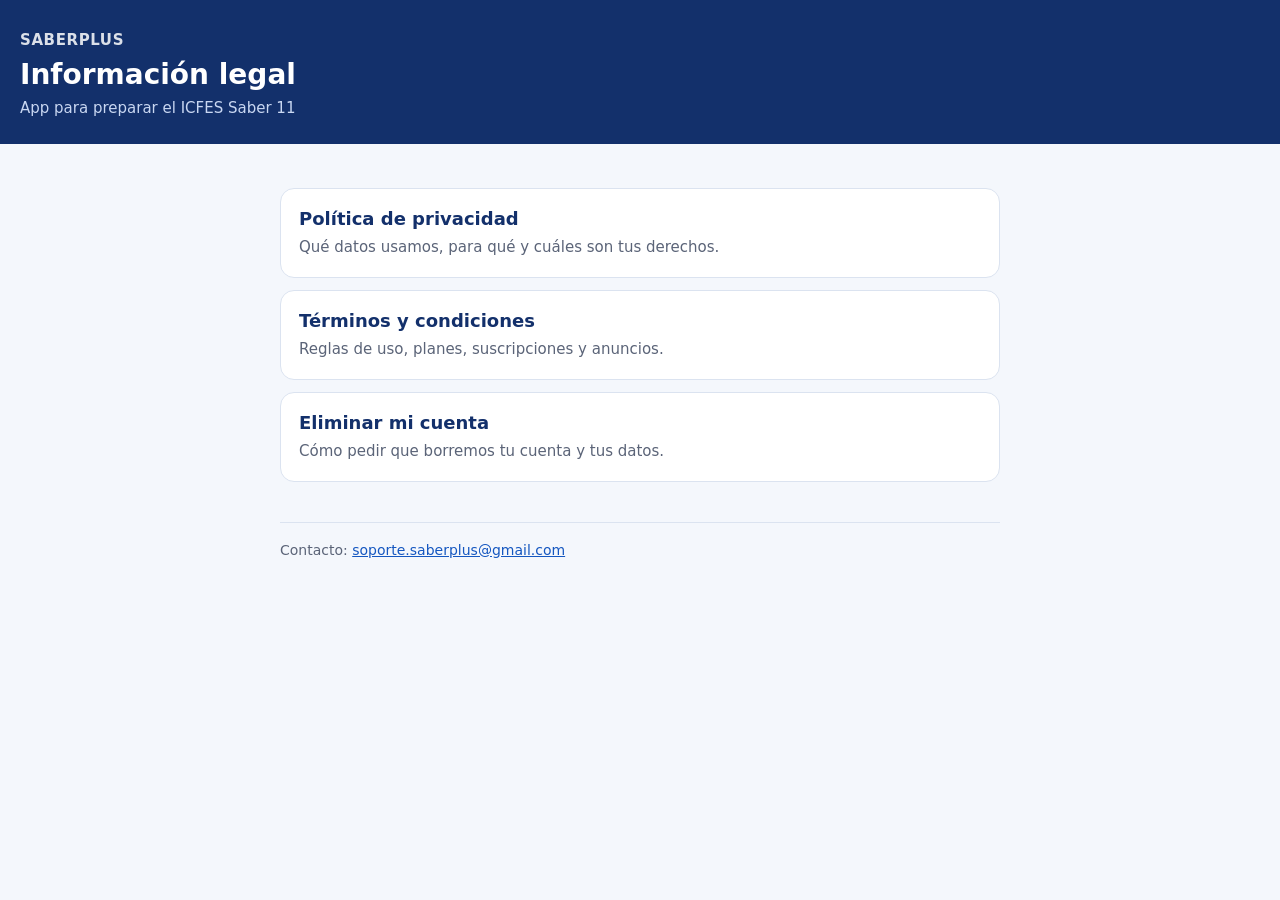
<file: legal/index.html>
<!doctype html>
<html lang="es">
<head>
<meta charset="utf-8">
<meta name="viewport" content="width=device-width, initial-scale=1">
<title>SaberPlus · Información legal</title>
<link rel="stylesheet" href="estilo.css">
</head>
<body>
<header>
  <div class="marca">SABERPLUS</div>
  <h1>Información legal</h1>
  <p>App para preparar el ICFES Saber 11</p>
</header>
<main>
  <div class="tarjetas">
    <a href="privacidad.html"><strong>Política de privacidad</strong><span>Qué datos usamos, para qué y cuáles son tus derechos.</span></a>
    <a href="terminos.html"><strong>Términos y condiciones</strong><span>Reglas de uso, planes, suscripciones y anuncios.</span></a>
    <a href="eliminar-cuenta.html"><strong>Eliminar mi cuenta</strong><span>Cómo pedir que borremos tu cuenta y tus datos.</span></a>
  </div>
  <footer>Contacto: <a href="mailto:soporte.saberplus@gmail.com">soporte.saberplus@gmail.com</a></footer>
</main>
</body>
</html>
</file>
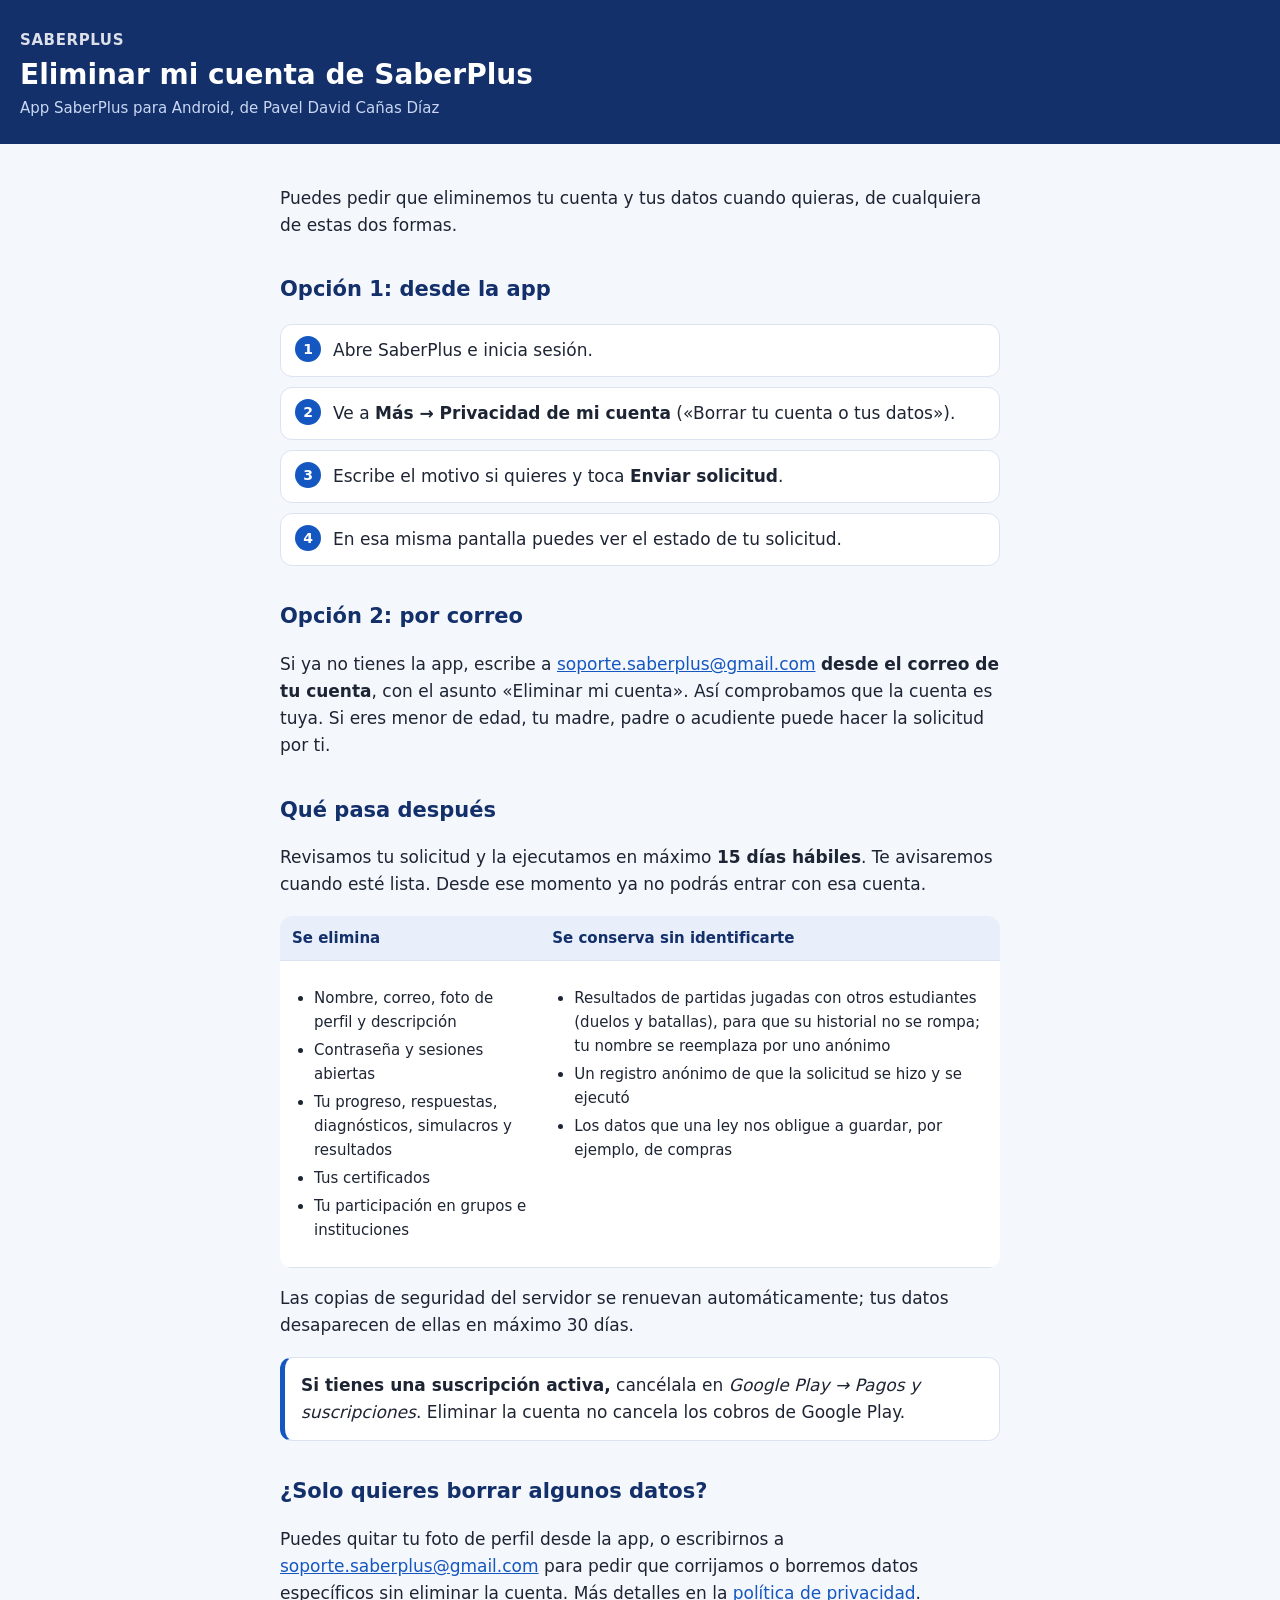
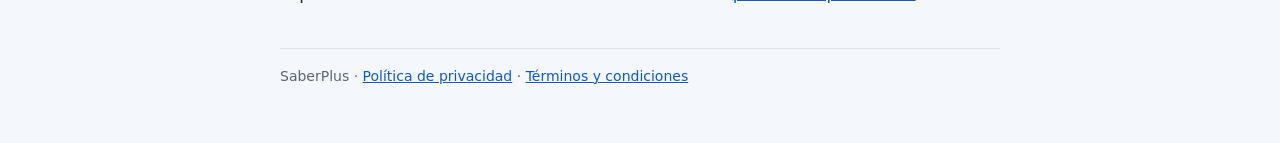
<file: legal/eliminar-cuenta.html>
<!doctype html>
<html lang="es">
<head>
<meta charset="utf-8">
<meta name="viewport" content="width=device-width, initial-scale=1">
<title>Eliminar mi cuenta · SaberPlus</title>
<link rel="stylesheet" href="estilo.css">
</head>
<body>
<header>
  <div class="marca">SABERPLUS</div>
  <h1>Eliminar mi cuenta de SaberPlus</h1>
  <p>App SaberPlus para Android, de Pavel David Cañas Díaz</p>
</header>
<main>

<p>Puedes pedir que eliminemos tu cuenta y tus datos cuando quieras, de cualquiera de estas dos formas.</p>

<h2>Opción 1: desde la app</h2>
<ol class="pasos">
  <li>Abre SaberPlus e inicia sesión.</li>
  <li>Ve a <strong>Más → Privacidad de mi cuenta</strong> («Borrar tu cuenta o tus datos»).</li>
  <li>Escribe el motivo si quieres y toca <strong>Enviar solicitud</strong>.</li>
  <li>En esa misma pantalla puedes ver el estado de tu solicitud.</li>
</ol>

<h2>Opción 2: por correo</h2>
<p>Si ya no tienes la app, escribe a <a href="mailto:soporte.saberplus@gmail.com">soporte.saberplus@gmail.com</a> <strong>desde el correo de tu cuenta</strong>, con el asunto «Eliminar mi cuenta». Así comprobamos que la cuenta es tuya. Si eres menor de edad, tu madre, padre o acudiente puede hacer la solicitud por ti.</p>

<h2>Qué pasa después</h2>
<p>Revisamos tu solicitud y la ejecutamos en máximo <strong>15 días hábiles</strong>. Te avisaremos cuando esté lista. Desde ese momento ya no podrás entrar con esa cuenta.</p>

<table>
  <tr><th>Se elimina</th><th>Se conserva sin identificarte</th></tr>
  <tr>
    <td>
      <ul>
        <li>Nombre, correo, foto de perfil y descripción</li>
        <li>Contraseña y sesiones abiertas</li>
        <li>Tu progreso, respuestas, diagnósticos, simulacros y resultados</li>
        <li>Tus certificados</li>
        <li>Tu participación en grupos e instituciones</li>
      </ul>
    </td>
    <td>
      <ul>
        <li>Resultados de partidas jugadas con otros estudiantes (duelos y batallas), para que su historial no se rompa; tu nombre se reemplaza por uno anónimo</li>
        <li>Un registro anónimo de que la solicitud se hizo y se ejecutó</li>
        <li>Los datos que una ley nos obligue a guardar, por ejemplo, de compras</li>
      </ul>
    </td>
  </tr>
</table>

<p>Las copias de seguridad del servidor se renuevan automáticamente; tus datos desaparecen de ellas en máximo 30 días.</p>

<div class="nota">
  <strong>Si tienes una suscripción activa,</strong> cancélala en <em>Google Play → Pagos y suscripciones</em>. Eliminar la cuenta no cancela los cobros de Google Play.
</div>

<h2>¿Solo quieres borrar algunos datos?</h2>
<p>Puedes quitar tu foto de perfil desde la app, o escribirnos a <a href="mailto:soporte.saberplus@gmail.com">soporte.saberplus@gmail.com</a> para pedir que corrijamos o borremos datos específicos sin eliminar la cuenta. Más detalles en la <a href="privacidad.html">política de privacidad</a>.</p>

<footer>
  SaberPlus · <a href="privacidad.html">Política de privacidad</a> · <a href="terminos.html">Términos y condiciones</a>
</footer>
</main>
</body>
</html>
</file>
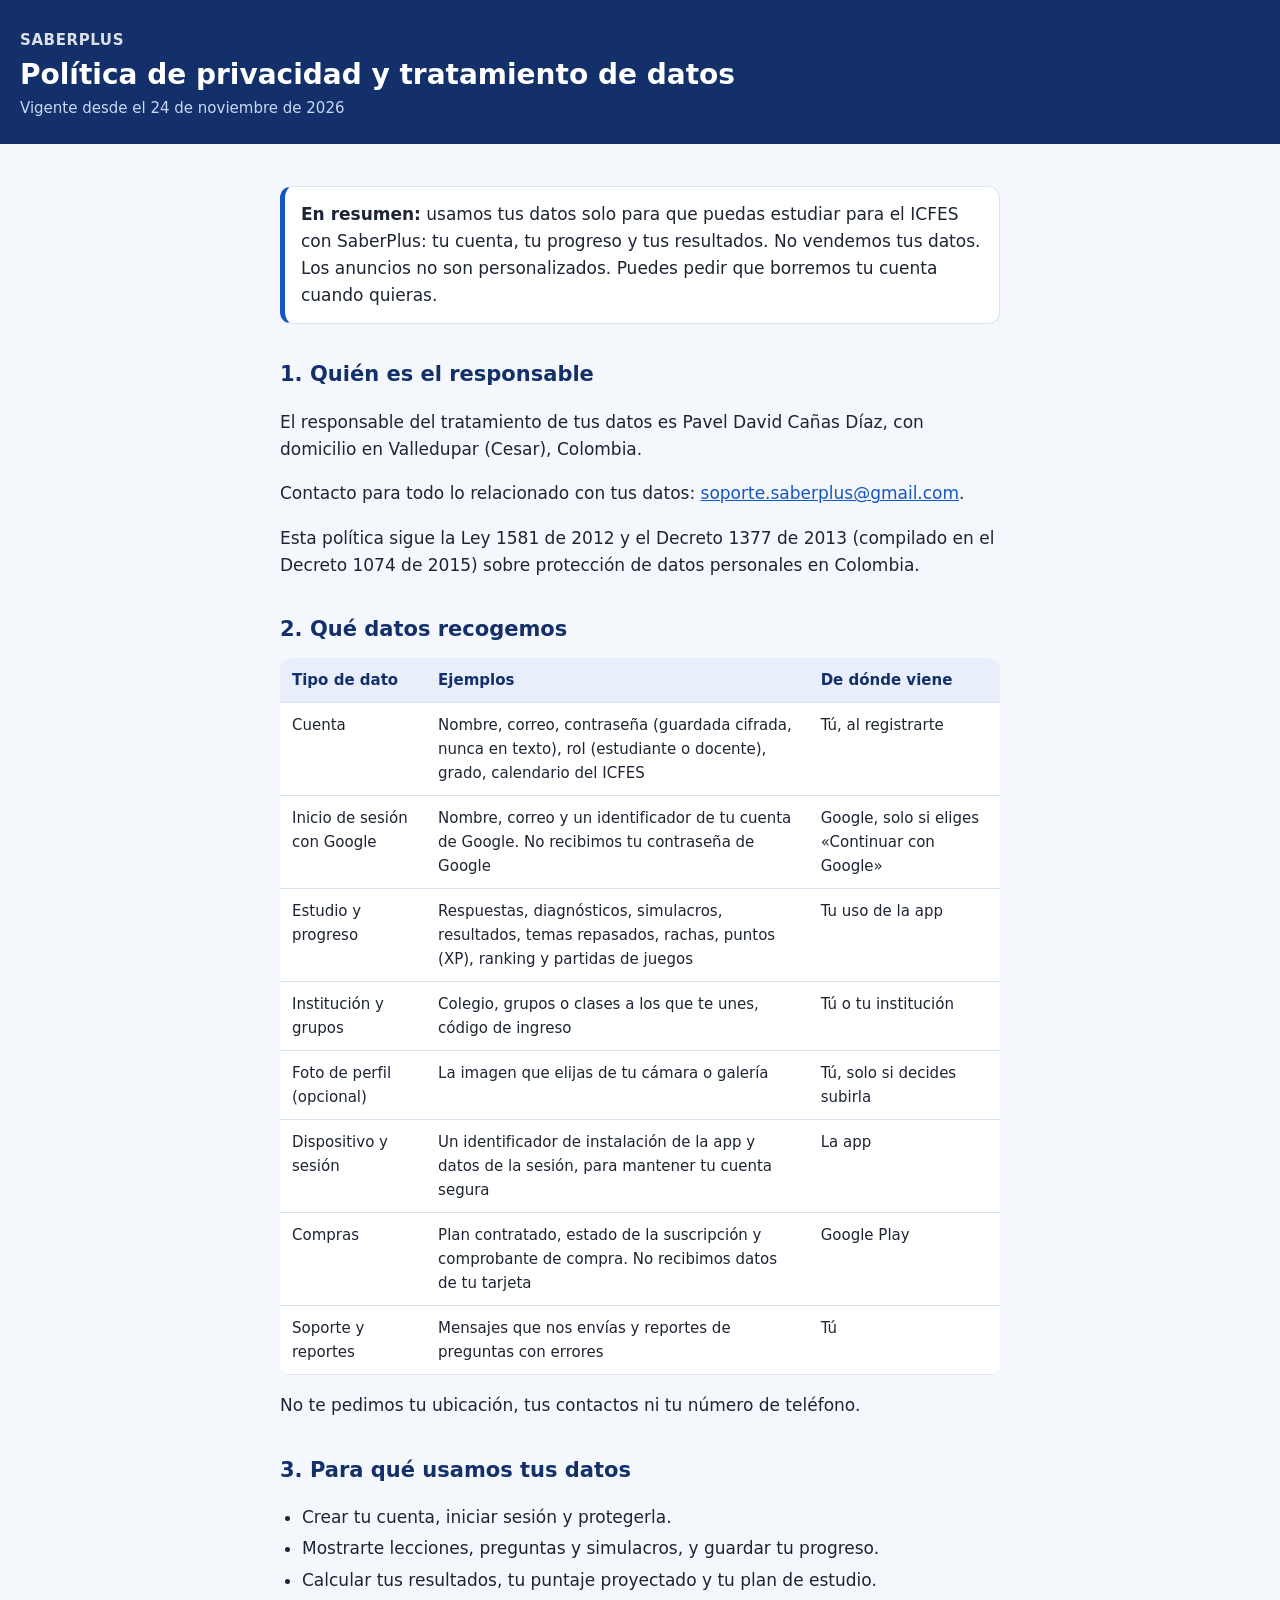
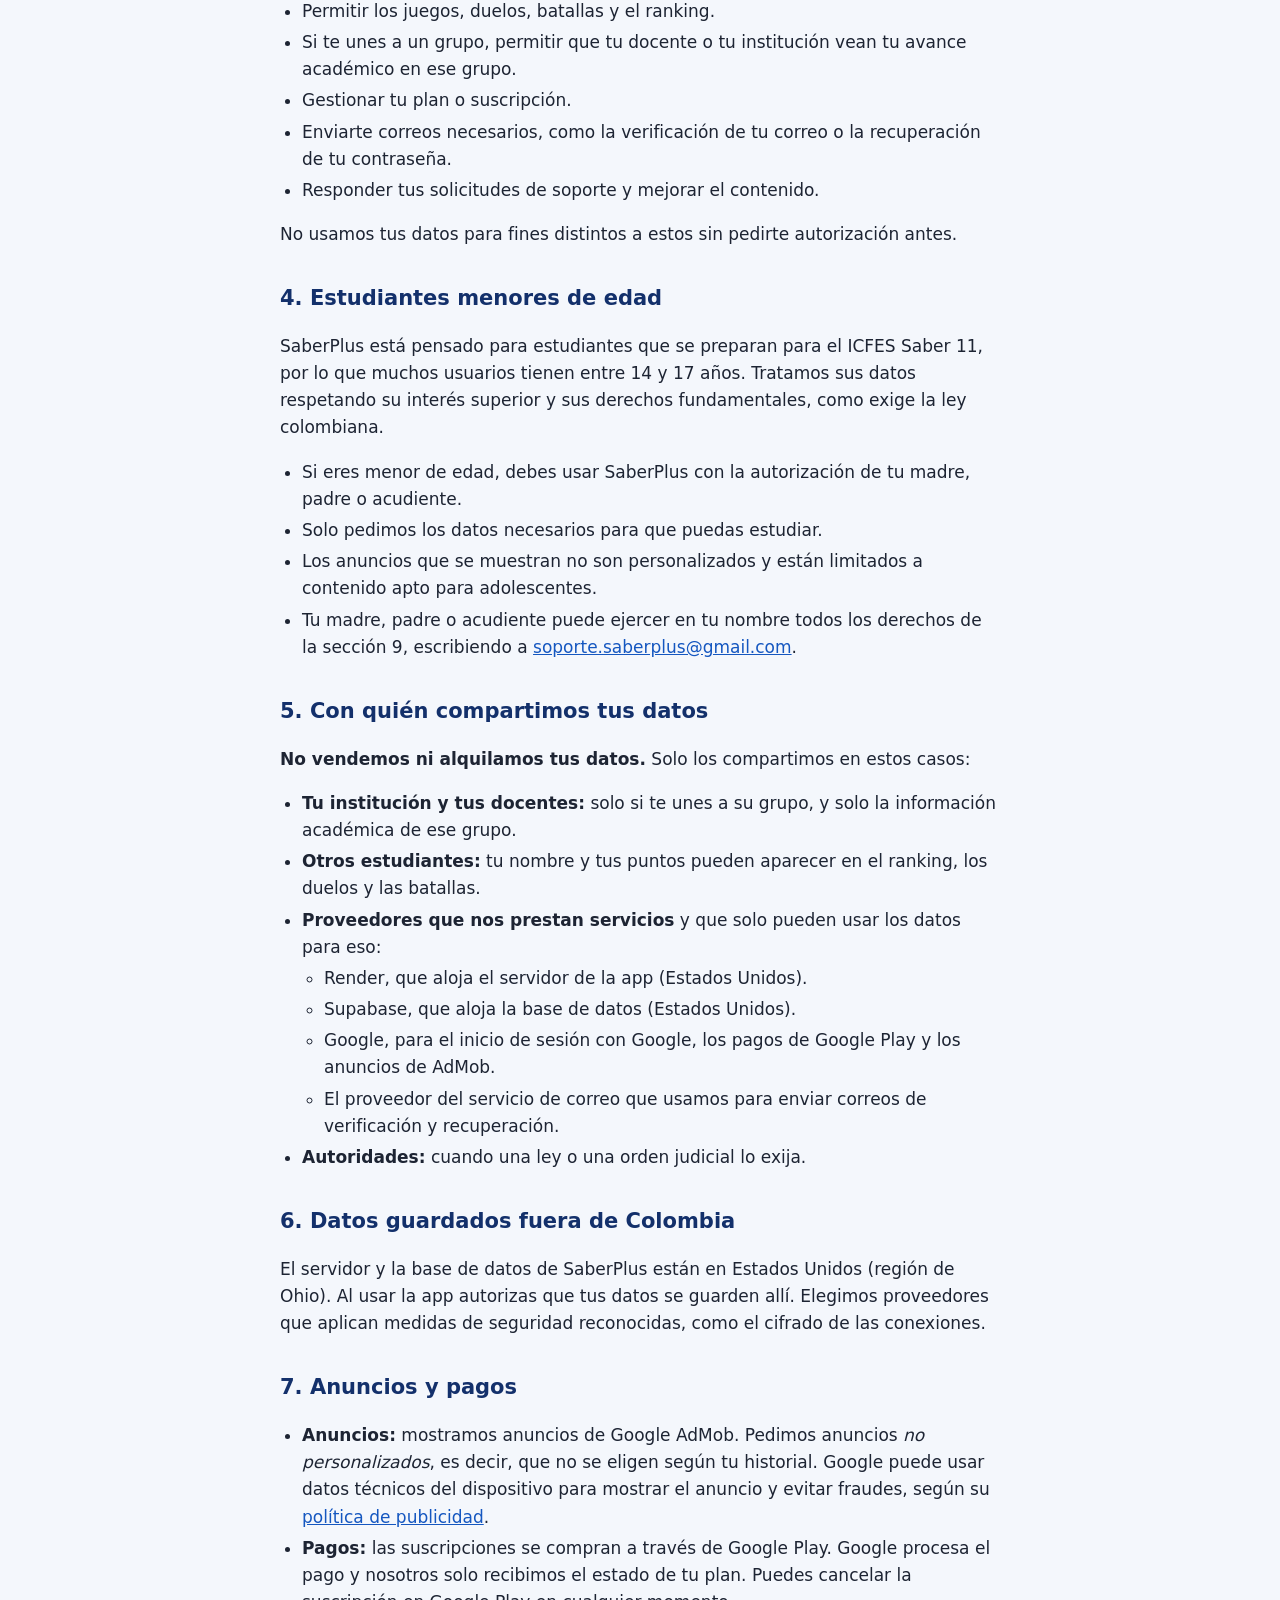
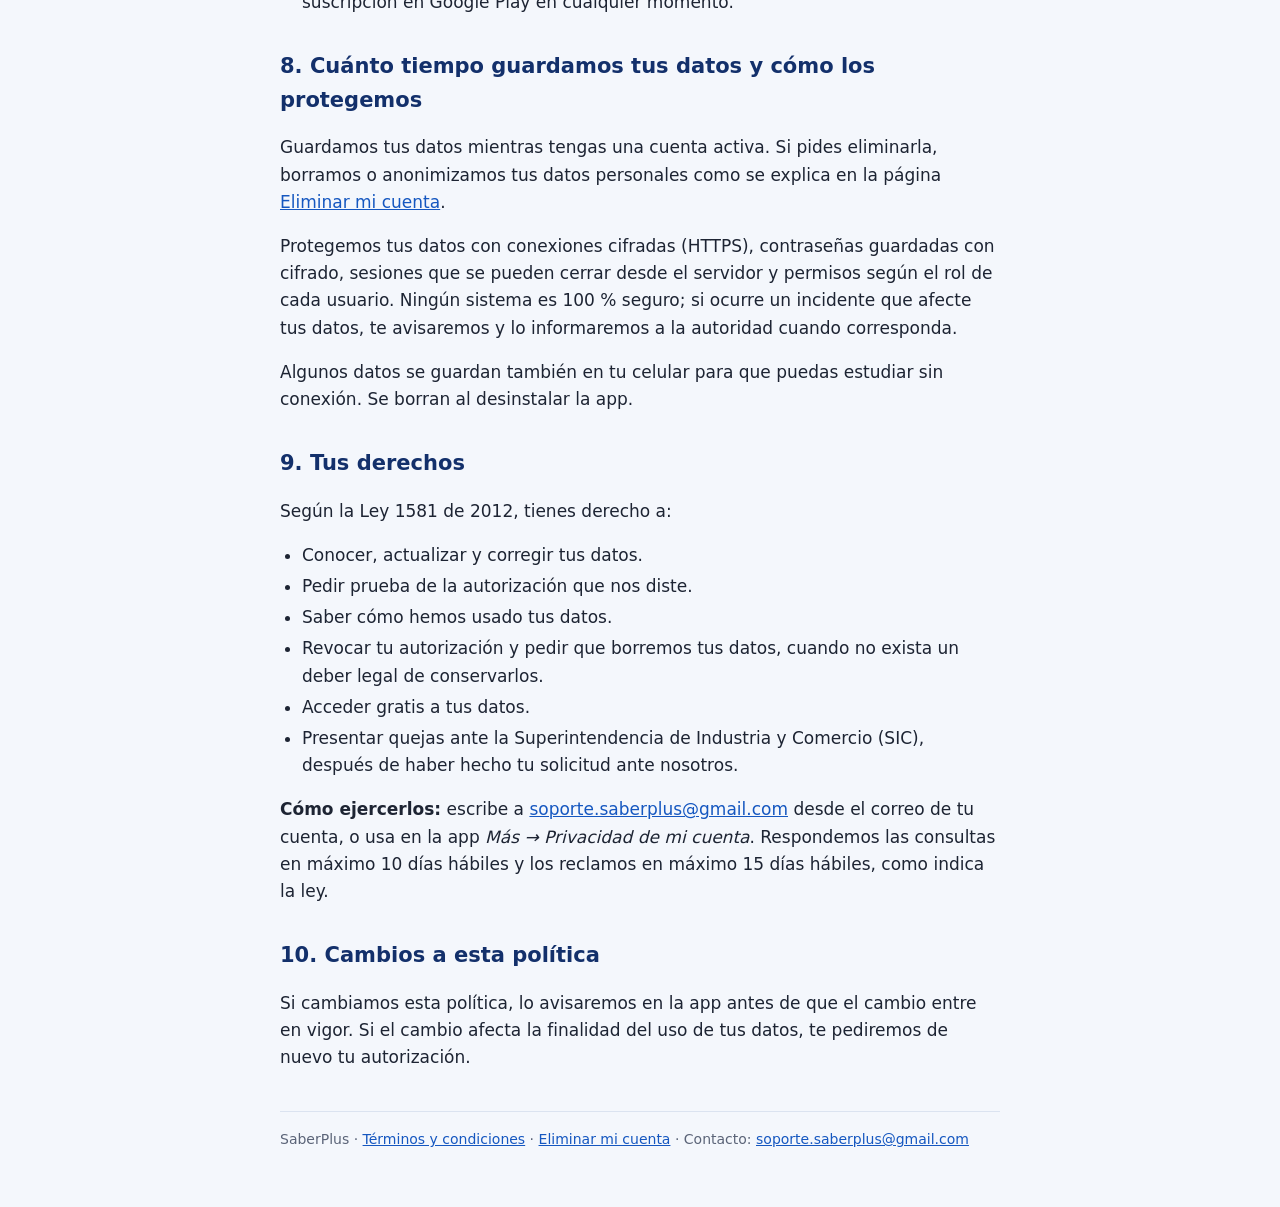
<file: legal/privacidad.html>
<!doctype html>
<html lang="es">
<head>
<meta charset="utf-8">
<meta name="viewport" content="width=device-width, initial-scale=1">
<title>Política de privacidad · SaberPlus</title>
<link rel="stylesheet" href="estilo.css">
</head>
<body>
<header>
  <div class="marca">SABERPLUS</div>
  <h1>Política de privacidad y tratamiento de datos</h1>
  <p>Vigente desde el 24 de noviembre de 2026</p>
</header>
<main>

<div class="nota">
  <strong>En resumen:</strong> usamos tus datos solo para que puedas estudiar para el ICFES con SaberPlus: tu cuenta, tu progreso y tus resultados. No vendemos tus datos. Los anuncios no son personalizados. Puedes pedir que borremos tu cuenta cuando quieras.
</div>

<h2>1. Quién es el responsable</h2>
<p>El responsable del tratamiento de tus datos es Pavel David Cañas Díaz, con domicilio en Valledupar (Cesar), Colombia.</p>
<p>Contacto para todo lo relacionado con tus datos: <a href="mailto:soporte.saberplus@gmail.com">soporte.saberplus@gmail.com</a>.</p>
<p>Esta política sigue la Ley 1581 de 2012 y el Decreto 1377 de 2013 (compilado en el Decreto 1074 de 2015) sobre protección de datos personales en Colombia.</p>

<h2>2. Qué datos recogemos</h2>
<table>
  <tr><th>Tipo de dato</th><th>Ejemplos</th><th>De dónde viene</th></tr>
  <tr><td>Cuenta</td><td>Nombre, correo, contraseña (guardada cifrada, nunca en texto), rol (estudiante o docente), grado, calendario del ICFES</td><td>Tú, al registrarte</td></tr>
  <tr><td>Inicio de sesión con Google</td><td>Nombre, correo y un identificador de tu cuenta de Google. No recibimos tu contraseña de Google</td><td>Google, solo si eliges «Continuar con Google»</td></tr>
  <tr><td>Estudio y progreso</td><td>Respuestas, diagnósticos, simulacros, resultados, temas repasados, rachas, puntos (XP), ranking y partidas de juegos</td><td>Tu uso de la app</td></tr>
  <tr><td>Institución y grupos</td><td>Colegio, grupos o clases a los que te unes, código de ingreso</td><td>Tú o tu institución</td></tr>
  <tr><td>Foto de perfil (opcional)</td><td>La imagen que elijas de tu cámara o galería</td><td>Tú, solo si decides subirla</td></tr>
  <tr><td>Dispositivo y sesión</td><td>Un identificador de instalación de la app y datos de la sesión, para mantener tu cuenta segura</td><td>La app</td></tr>
  <tr><td>Compras</td><td>Plan contratado, estado de la suscripción y comprobante de compra. No recibimos datos de tu tarjeta</td><td>Google Play</td></tr>
  <tr><td>Soporte y reportes</td><td>Mensajes que nos envías y reportes de preguntas con errores</td><td>Tú</td></tr>
</table>
<p>No te pedimos tu ubicación, tus contactos ni tu número de teléfono.</p>

<h2>3. Para qué usamos tus datos</h2>
<ul>
  <li>Crear tu cuenta, iniciar sesión y protegerla.</li>
  <li>Mostrarte lecciones, preguntas y simulacros, y guardar tu progreso.</li>
  <li>Calcular tus resultados, tu puntaje proyectado y tu plan de estudio.</li>
  <li>Permitir los juegos, duelos, batallas y el ranking.</li>
  <li>Si te unes a un grupo, permitir que tu docente o tu institución vean tu avance académico en ese grupo.</li>
  <li>Gestionar tu plan o suscripción.</li>
  <li>Enviarte correos necesarios, como la verificación de tu correo o la recuperación de tu contraseña.</li>
  <li>Responder tus solicitudes de soporte y mejorar el contenido.</li>
</ul>
<p>No usamos tus datos para fines distintos a estos sin pedirte autorización antes.</p>

<h2>4. Estudiantes menores de edad</h2>
<p>SaberPlus está pensado para estudiantes que se preparan para el ICFES Saber 11, por lo que muchos usuarios tienen entre 14 y 17 años. Tratamos sus datos respetando su interés superior y sus derechos fundamentales, como exige la ley colombiana.</p>
<ul>
  <li>Si eres menor de edad, debes usar SaberPlus con la autorización de tu madre, padre o acudiente.</li>
  <li>Solo pedimos los datos necesarios para que puedas estudiar.</li>
  <li>Los anuncios que se muestran no son personalizados y están limitados a contenido apto para adolescentes.</li>
  <li>Tu madre, padre o acudiente puede ejercer en tu nombre todos los derechos de la sección 9, escribiendo a <a href="mailto:soporte.saberplus@gmail.com">soporte.saberplus@gmail.com</a>.</li>
</ul>

<h2>5. Con quién compartimos tus datos</h2>
<p><strong>No vendemos ni alquilamos tus datos.</strong> Solo los compartimos en estos casos:</p>
<ul>
  <li><strong>Tu institución y tus docentes:</strong> solo si te unes a su grupo, y solo la información académica de ese grupo.</li>
  <li><strong>Otros estudiantes:</strong> tu nombre y tus puntos pueden aparecer en el ranking, los duelos y las batallas.</li>
  <li><strong>Proveedores que nos prestan servicios</strong> y que solo pueden usar los datos para eso:
    <ul>
      <li>Render, que aloja el servidor de la app (Estados Unidos).</li>
      <li>Supabase, que aloja la base de datos (Estados Unidos).</li>
      <li>Google, para el inicio de sesión con Google, los pagos de Google Play y los anuncios de AdMob.</li>
      <li>El proveedor del servicio de correo que usamos para enviar correos de verificación y recuperación.</li>
    </ul>
  </li>
  <li><strong>Autoridades:</strong> cuando una ley o una orden judicial lo exija.</li>
</ul>

<h2>6. Datos guardados fuera de Colombia</h2>
<p>El servidor y la base de datos de SaberPlus están en Estados Unidos (región de Ohio). Al usar la app autorizas que tus datos se guarden allí. Elegimos proveedores que aplican medidas de seguridad reconocidas, como el cifrado de las conexiones.</p>

<h2>7. Anuncios y pagos</h2>
<ul>
  <li><strong>Anuncios:</strong> mostramos anuncios de Google AdMob. Pedimos anuncios <em>no personalizados</em>, es decir, que no se eligen según tu historial. Google puede usar datos técnicos del dispositivo para mostrar el anuncio y evitar fraudes, según su <a href="https://policies.google.com/technologies/ads?hl=es">política de publicidad</a>.</li>
  <li><strong>Pagos:</strong> las suscripciones se compran a través de Google Play. Google procesa el pago y nosotros solo recibimos el estado de tu plan. Puedes cancelar la suscripción en Google Play en cualquier momento.</li>
</ul>

<h2>8. Cuánto tiempo guardamos tus datos y cómo los protegemos</h2>
<p>Guardamos tus datos mientras tengas una cuenta activa. Si pides eliminarla, borramos o anonimizamos tus datos personales como se explica en la página <a href="eliminar-cuenta.html">Eliminar mi cuenta</a>.</p>
<p>Protegemos tus datos con conexiones cifradas (HTTPS), contraseñas guardadas con cifrado, sesiones que se pueden cerrar desde el servidor y permisos según el rol de cada usuario. Ningún sistema es 100 % seguro; si ocurre un incidente que afecte tus datos, te avisaremos y lo informaremos a la autoridad cuando corresponda.</p>
<p>Algunos datos se guardan también en tu celular para que puedas estudiar sin conexión. Se borran al desinstalar la app.</p>

<h2>9. Tus derechos</h2>
<p>Según la Ley 1581 de 2012, tienes derecho a:</p>
<ul>
  <li>Conocer, actualizar y corregir tus datos.</li>
  <li>Pedir prueba de la autorización que nos diste.</li>
  <li>Saber cómo hemos usado tus datos.</li>
  <li>Revocar tu autorización y pedir que borremos tus datos, cuando no exista un deber legal de conservarlos.</li>
  <li>Acceder gratis a tus datos.</li>
  <li>Presentar quejas ante la Superintendencia de Industria y Comercio (SIC), después de haber hecho tu solicitud ante nosotros.</li>
</ul>
<p><strong>Cómo ejercerlos:</strong> escribe a <a href="mailto:soporte.saberplus@gmail.com">soporte.saberplus@gmail.com</a> desde el correo de tu cuenta, o usa en la app <em>Más → Privacidad de mi cuenta</em>. Respondemos las consultas en máximo 10 días hábiles y los reclamos en máximo 15 días hábiles, como indica la ley.</p>

<h2>10. Cambios a esta política</h2>
<p>Si cambiamos esta política, lo avisaremos en la app antes de que el cambio entre en vigor. Si el cambio afecta la finalidad del uso de tus datos, te pediremos de nuevo tu autorización.</p>

<footer>
  SaberPlus · <a href="terminos.html">Términos y condiciones</a> · <a href="eliminar-cuenta.html">Eliminar mi cuenta</a> · Contacto: <a href="mailto:soporte.saberplus@gmail.com">soporte.saberplus@gmail.com</a>
</footer>
</main>
</body>
</html>
</file>
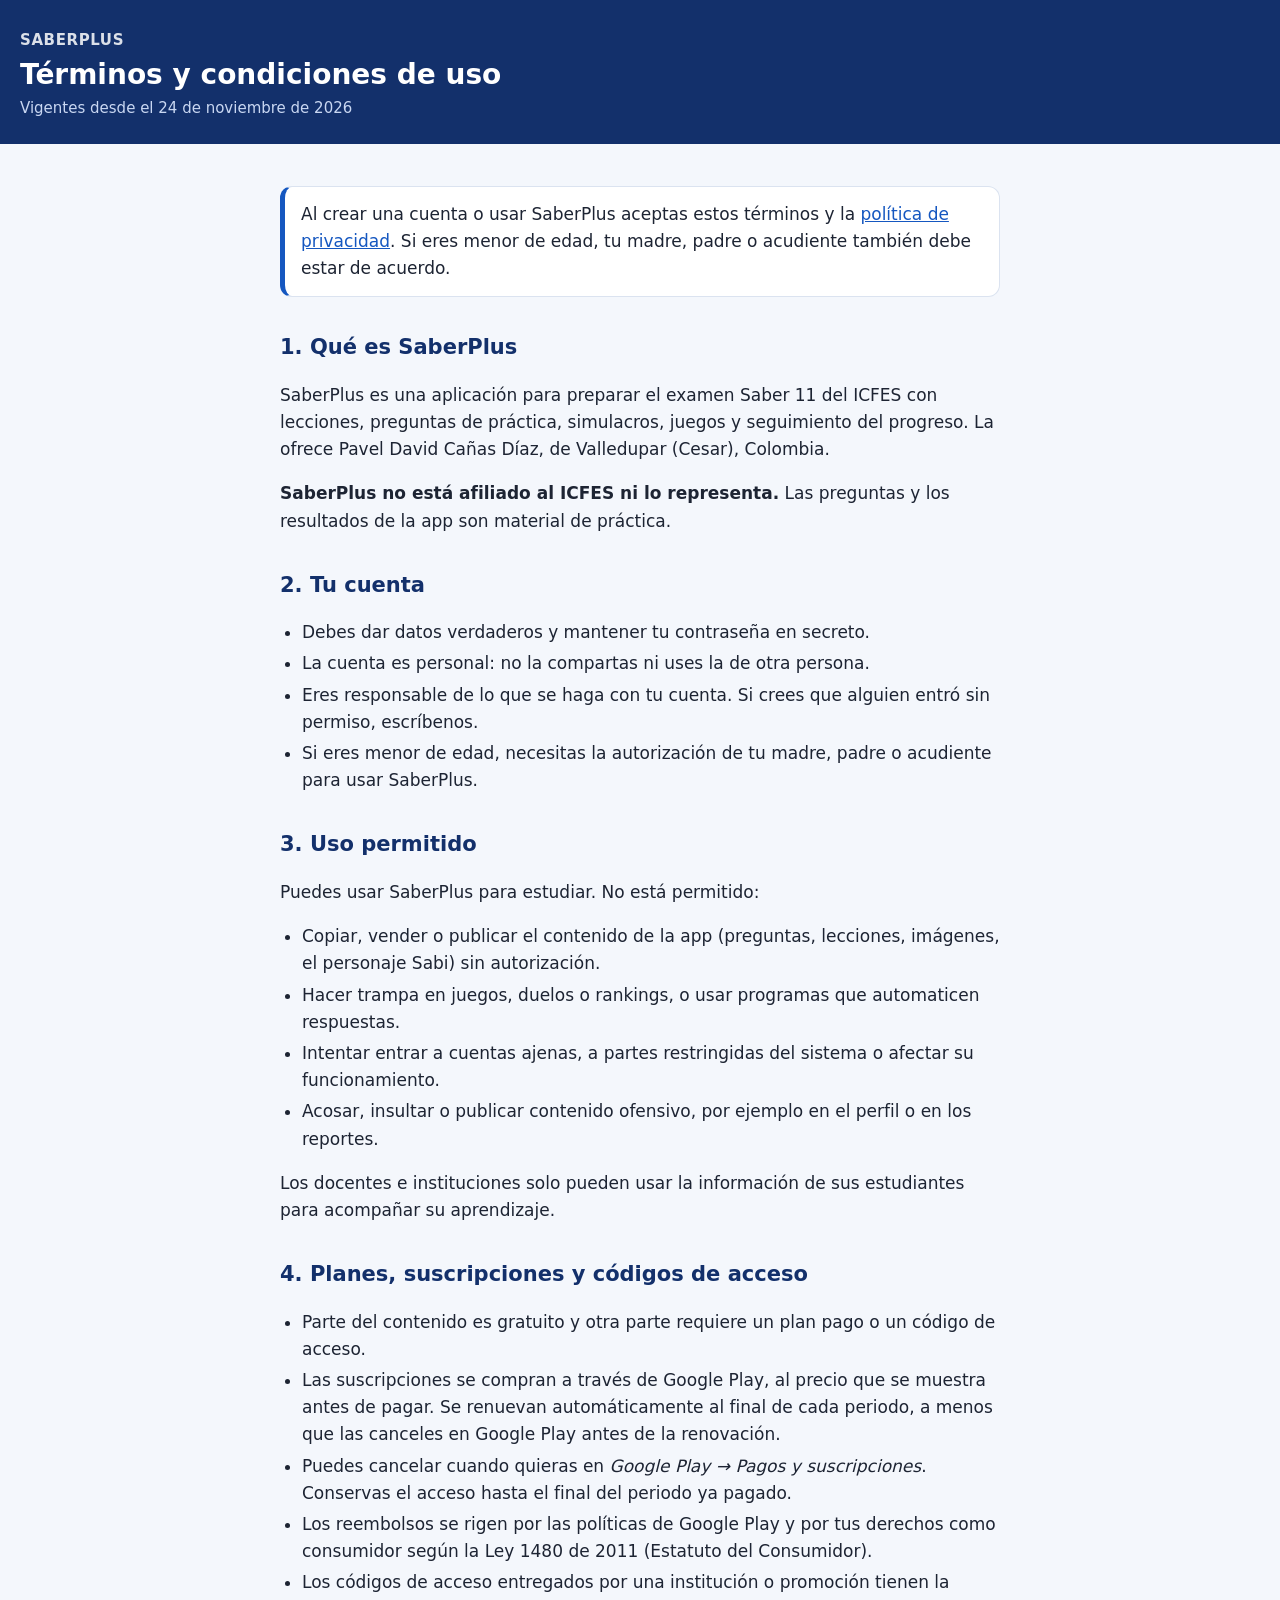
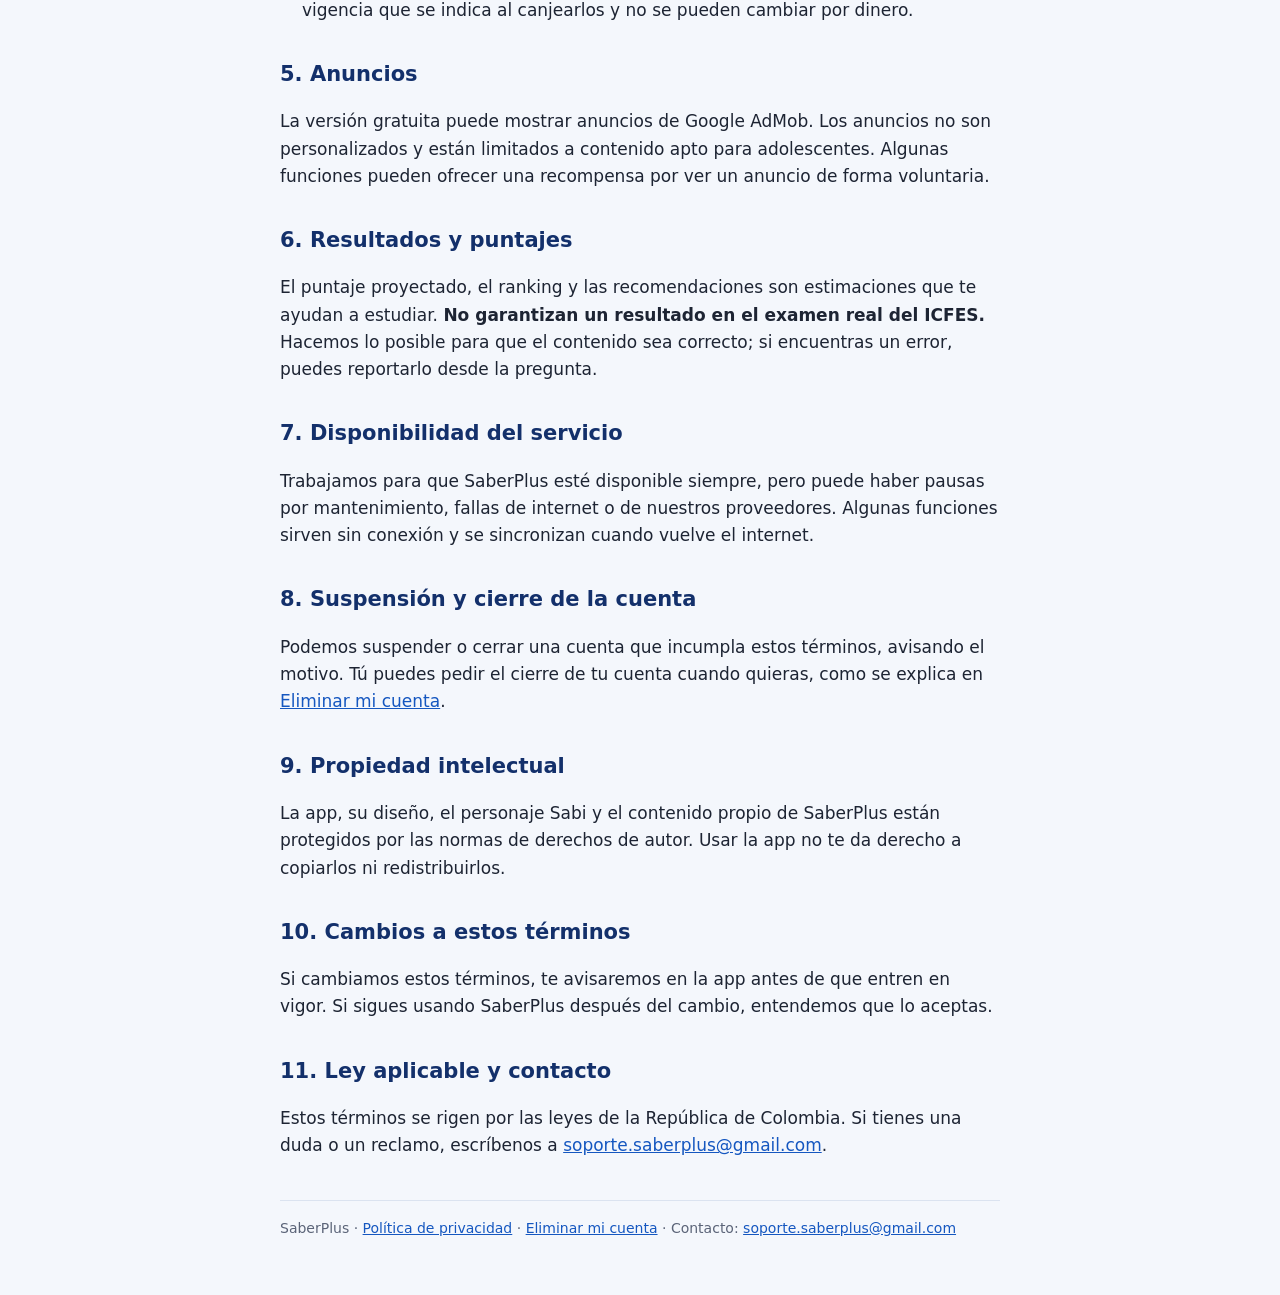
<file: legal/terminos.html>
<!doctype html>
<html lang="es">
<head>
<meta charset="utf-8">
<meta name="viewport" content="width=device-width, initial-scale=1">
<title>Términos y condiciones · SaberPlus</title>
<link rel="stylesheet" href="estilo.css">
</head>
<body>
<header>
  <div class="marca">SABERPLUS</div>
  <h1>Términos y condiciones de uso</h1>
  <p>Vigentes desde el 24 de noviembre de 2026</p>
</header>
<main>

<div class="nota">
  Al crear una cuenta o usar SaberPlus aceptas estos términos y la <a href="privacidad.html">política de privacidad</a>. Si eres menor de edad, tu madre, padre o acudiente también debe estar de acuerdo.
</div>

<h2>1. Qué es SaberPlus</h2>
<p>SaberPlus es una aplicación para preparar el examen Saber 11 del ICFES con lecciones, preguntas de práctica, simulacros, juegos y seguimiento del progreso. La ofrece Pavel David Cañas Díaz, de Valledupar (Cesar), Colombia.</p>
<p><strong>SaberPlus no está afiliado al ICFES ni lo representa.</strong> Las preguntas y los resultados de la app son material de práctica.</p>

<h2>2. Tu cuenta</h2>
<ul>
  <li>Debes dar datos verdaderos y mantener tu contraseña en secreto.</li>
  <li>La cuenta es personal: no la compartas ni uses la de otra persona.</li>
  <li>Eres responsable de lo que se haga con tu cuenta. Si crees que alguien entró sin permiso, escríbenos.</li>
  <li>Si eres menor de edad, necesitas la autorización de tu madre, padre o acudiente para usar SaberPlus.</li>
</ul>

<h2>3. Uso permitido</h2>
<p>Puedes usar SaberPlus para estudiar. No está permitido:</p>
<ul>
  <li>Copiar, vender o publicar el contenido de la app (preguntas, lecciones, imágenes, el personaje Sabi) sin autorización.</li>
  <li>Hacer trampa en juegos, duelos o rankings, o usar programas que automaticen respuestas.</li>
  <li>Intentar entrar a cuentas ajenas, a partes restringidas del sistema o afectar su funcionamiento.</li>
  <li>Acosar, insultar o publicar contenido ofensivo, por ejemplo en el perfil o en los reportes.</li>
</ul>
<p>Los docentes e instituciones solo pueden usar la información de sus estudiantes para acompañar su aprendizaje.</p>

<h2>4. Planes, suscripciones y códigos de acceso</h2>
<ul>
  <li>Parte del contenido es gratuito y otra parte requiere un plan pago o un código de acceso.</li>
  <li>Las suscripciones se compran a través de Google Play, al precio que se muestra antes de pagar. Se renuevan automáticamente al final de cada periodo, a menos que las canceles en Google Play antes de la renovación.</li>
  <li>Puedes cancelar cuando quieras en <em>Google Play → Pagos y suscripciones</em>. Conservas el acceso hasta el final del periodo ya pagado.</li>
  <li>Los reembolsos se rigen por las políticas de Google Play y por tus derechos como consumidor según la Ley 1480 de 2011 (Estatuto del Consumidor).</li>
  <li>Los códigos de acceso entregados por una institución o promoción tienen la vigencia que se indica al canjearlos y no se pueden cambiar por dinero.</li>
</ul>

<h2>5. Anuncios</h2>
<p>La versión gratuita puede mostrar anuncios de Google AdMob. Los anuncios no son personalizados y están limitados a contenido apto para adolescentes. Algunas funciones pueden ofrecer una recompensa por ver un anuncio de forma voluntaria.</p>

<h2>6. Resultados y puntajes</h2>
<p>El puntaje proyectado, el ranking y las recomendaciones son estimaciones que te ayudan a estudiar. <strong>No garantizan un resultado en el examen real del ICFES.</strong> Hacemos lo posible para que el contenido sea correcto; si encuentras un error, puedes reportarlo desde la pregunta.</p>

<h2>7. Disponibilidad del servicio</h2>
<p>Trabajamos para que SaberPlus esté disponible siempre, pero puede haber pausas por mantenimiento, fallas de internet o de nuestros proveedores. Algunas funciones sirven sin conexión y se sincronizan cuando vuelve el internet.</p>

<h2>8. Suspensión y cierre de la cuenta</h2>
<p>Podemos suspender o cerrar una cuenta que incumpla estos términos, avisando el motivo. Tú puedes pedir el cierre de tu cuenta cuando quieras, como se explica en <a href="eliminar-cuenta.html">Eliminar mi cuenta</a>.</p>

<h2>9. Propiedad intelectual</h2>
<p>La app, su diseño, el personaje Sabi y el contenido propio de SaberPlus están protegidos por las normas de derechos de autor. Usar la app no te da derecho a copiarlos ni redistribuirlos.</p>

<h2>10. Cambios a estos términos</h2>
<p>Si cambiamos estos términos, te avisaremos en la app antes de que entren en vigor. Si sigues usando SaberPlus después del cambio, entendemos que lo aceptas.</p>

<h2>11. Ley aplicable y contacto</h2>
<p>Estos términos se rigen por las leyes de la República de Colombia. Si tienes una duda o un reclamo, escríbenos a <a href="mailto:soporte.saberplus@gmail.com">soporte.saberplus@gmail.com</a>.</p>

<footer>
  SaberPlus · <a href="privacidad.html">Política de privacidad</a> · <a href="eliminar-cuenta.html">Eliminar mi cuenta</a> · Contacto: <a href="mailto:soporte.saberplus@gmail.com">soporte.saberplus@gmail.com</a>
</footer>
</main>
</body>
</html>
</file>
<file: legal/estilo.css>
:root {
  --azul: #1557c0;
  --marino: #13306b;
  --texto: #1d2433;
  --suave: #5b6478;
  --fondo: #f4f7fc;
  --borde: #dbe3f0;
}
* { box-sizing: border-box; }
body {
  margin: 0;
  font-family: "Nunito", "Segoe UI", system-ui, -apple-system, Roboto, sans-serif;
  color: var(--texto);
  background: var(--fondo);
  line-height: 1.6;
  font-size: 17px;
}
header {
  background: var(--marino);
  color: #fff;
  padding: 28px 20px 24px;
}
header .marca { font-weight: 900; font-size: 15px; letter-spacing: .04em; opacity: .85; }
header h1 { margin: 6px 0 4px; font-size: 28px; line-height: 1.2; }
header p { margin: 0; color: #c9d7f2; font-size: 15px; }
main {
  max-width: 760px;
  margin: 0 auto;
  padding: 24px 20px 56px;
}
h2 { color: var(--marino); font-size: 21px; margin: 34px 0 8px; }
h3 { font-size: 17px; margin: 20px 0 6px; }
a { color: var(--azul); }
ul { padding-left: 22px; }
li { margin: 4px 0; }
.nota {
  background: #fff;
  border: 1px solid var(--borde);
  border-left: 5px solid var(--azul);
  border-radius: 12px;
  padding: 14px 16px;
  margin: 18px 0;
}
table { width: 100%; border-collapse: collapse; background: #fff; border-radius: 12px; overflow: hidden; margin: 12px 0; font-size: 15px; }
th, td { text-align: left; padding: 10px 12px; border-bottom: 1px solid var(--borde); vertical-align: top; }
th { background: #e8eefa; color: var(--marino); }
.pasos { counter-reset: paso; list-style: none; padding: 0; }
.pasos li { counter-increment: paso; background: #fff; border: 1px solid var(--borde); border-radius: 12px; padding: 12px 14px 12px 52px; position: relative; margin: 10px 0; }
.pasos li::before { content: counter(paso); position: absolute; left: 14px; top: 11px; width: 26px; height: 26px; border-radius: 50%; background: var(--azul); color: #fff; font-weight: 900; text-align: center; line-height: 26px; font-size: 14px; }
.tarjetas { display: grid; gap: 12px; margin-top: 20px; }
.tarjetas a { display: block; background: #fff; border: 1px solid var(--borde); border-radius: 14px; padding: 16px 18px; text-decoration: none; color: var(--texto); }
.tarjetas a strong { color: var(--marino); font-size: 18px; display: block; }
.tarjetas a span { color: var(--suave); font-size: 15px; }
footer { color: var(--suave); font-size: 14px; border-top: 1px solid var(--borde); margin-top: 40px; padding-top: 16px; }
.pendiente { background: #fff3c4; padding: 0 4px; border-radius: 4px; }
</file>
